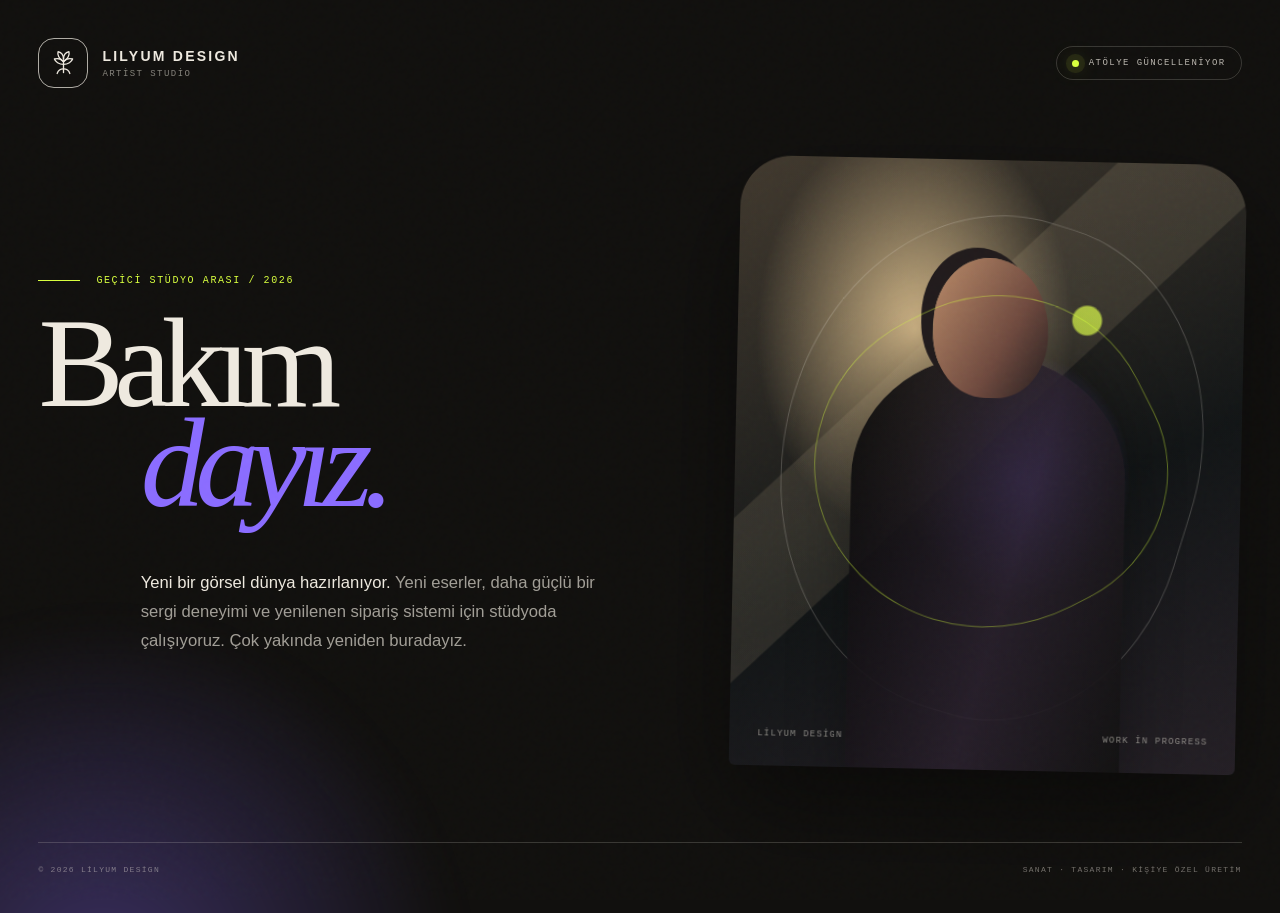
<file: maintenance.html>
<!doctype html>
<html lang="tr">
<head>
  <meta charset="UTF-8" />
  <meta name="viewport" content="width=device-width, initial-scale=1.0, viewport-fit=cover" />
  <meta name="theme-color" content="#11100e" />
  <meta name="robots" content="noindex,nofollow" />
  <meta name="description" content="Lilyum Design yenileniyor. Çok yakında yeniden buradayız." />
  <link rel="icon" href="icon.svg" type="image/svg+xml" />
  <title>Bakımdayız — Lilyum Design</title>
  <style>
    :root { color-scheme: dark; --ink:#11100e; --paper:#eee9df; --acid:#d8ff3e; --violet:#8a6cff; --line:rgba(238,233,223,.18); }
    * { box-sizing: border-box; }
    html, body { min-height: 100%; }
    body { margin:0; min-height:100svh; overflow-x:hidden; background:var(--ink); color:var(--paper); font-family:Inter,ui-sans-serif,-apple-system,BlinkMacSystemFont,"Segoe UI",sans-serif; }
    body::before { content:""; position:fixed; inset:0; pointer-events:none; opacity:.16; z-index:10; background-image:url("data:image/svg+xml,%3Csvg viewBox='0 0 180 180' xmlns='http://www.w3.org/2000/svg'%3E%3Cfilter id='n'%3E%3CfeTurbulence type='fractalNoise' baseFrequency='.92' numOctaves='4' stitchTiles='stitch'/%3E%3C/filter%3E%3Crect width='100%25' height='100%25' filter='url(%23n)' opacity='.5'/%3E%3C/svg%3E"); mix-blend-mode:soft-light; }
    .shell { position:relative; isolation:isolate; min-height:100svh; display:grid; grid-template-rows:auto 1fr auto; padding:clamp(22px,3vw,46px); }
    .aurora { position:fixed; width:min(60vw,800px); aspect-ratio:1; left:-22vw; bottom:-36vw; border-radius:50%; background:radial-gradient(circle,rgba(138,108,255,.34),transparent 66%); filter:blur(20px); animation:breathe 9s ease-in-out infinite alternate; pointer-events:none; }
    .topbar,.footer { display:flex; align-items:center; justify-content:space-between; gap:24px; position:relative; z-index:3; }
    .brand { display:flex; align-items:center; gap:14px; }
    .monogram { width:50px; aspect-ratio:1; border:1px solid rgba(238,233,223,.72); border-radius:16px; display:grid; place-items:center; }
    .monogram svg { width:29px; height:29px; fill:none; stroke:currentColor; stroke-width:1.45; stroke-linecap:round; stroke-linejoin:round; }
    .brand-copy strong,.brand-copy small { display:block; }
    .brand-copy strong { font-size:14px; letter-spacing:.16em; line-height:1.2; }
    .brand-copy small,.eyebrow,.footer,.status { font-family:ui-monospace,SFMono-Regular,Menlo,Monaco,Consolas,monospace; text-transform:uppercase; letter-spacing:.16em; }
    .brand-copy small { margin-top:4px; color:rgba(238,233,223,.52); font-size:9px; }
    .status { display:inline-flex; align-items:center; gap:10px; padding:11px 15px; border:1px solid var(--line); border-radius:999px; color:rgba(238,233,223,.76); font-size:9px; }
    .status::before { content:""; width:7px; height:7px; border-radius:50%; background:var(--acid); box-shadow:0 0 0 6px rgba(216,255,62,.08),0 0 18px rgba(216,255,62,.5); animation:pulse 2s ease-in-out infinite; }
    main { width:min(1440px,100%); margin:auto; display:grid; grid-template-columns:minmax(0,1.08fr) minmax(320px,.92fr); align-items:center; gap:clamp(54px,8vw,140px); padding:clamp(70px,8vh,120px) 0; }
    .copy { position:relative; z-index:2; }
    .eyebrow { display:flex; align-items:center; gap:16px; margin:0 0 28px; color:var(--acid); font-size:10px; }
    .eyebrow::before { content:""; width:42px; height:1px; background:currentColor; }
    h1 { margin:0; max-width:900px; font-family:Georgia,"Times New Roman",serif; font-size:clamp(68px,10vw,160px); font-weight:400; letter-spacing:-.075em; line-height:.78; }
    h1 em { display:block; margin-left:clamp(40px,8vw,135px); color:var(--violet); font-weight:400; }
    .description { max-width:590px; margin:clamp(42px,6vh,72px) 0 0 clamp(40px,8vw,135px); color:rgba(238,233,223,.65); font-size:clamp(15px,1.3vw,19px); line-height:1.75; }
    .description strong { color:var(--paper); font-weight:500; }
    .artwork { position:relative; width:min(100%,580px); aspect-ratio:.83; justify-self:end; border-radius:min(4vw,54px) min(4vw,54px) 6px 6px; overflow:hidden; background:linear-gradient(136deg,transparent 0 33%,rgba(224,201,159,.12) 33.2% 48%,transparent 48.2%),radial-gradient(circle at 69% 26%,rgba(216,255,62,.72) 0 2.4%,transparent 2.8%),radial-gradient(ellipse at 56% 52%,rgba(138,108,255,.76),transparent 28%),radial-gradient(ellipse at 35% 28%,rgba(229,199,147,.88),transparent 34%),linear-gradient(155deg,#41392e,#121516 58%,#241f25); box-shadow:0 40px 100px rgba(0,0,0,.42); transform:translate3d(var(--x,0),var(--y,0),0) rotate(1.2deg); transition:transform .8s cubic-bezier(.2,.8,.2,1); }
    .artwork::before,.artwork::after { content:""; position:absolute; inset:9%; border:1px solid rgba(238,233,223,.22); border-radius:50% 50% 44% 56%; transform:rotate(16deg); }
    .artwork::after { inset:23% 16%; border-color:rgba(216,255,62,.38); transform:rotate(-28deg); }
    .figure { position:absolute; left:50%; bottom:-8%; width:54%; height:76%; transform:translateX(-50%); border-radius:50% 50% 8% 8%/27% 27% 6% 6%; background:linear-gradient(105deg,rgba(10,10,9,.96),rgba(40,31,43,.86) 55%,rgba(17,17,16,.98)); box-shadow:0 -18px 60px rgba(0,0,0,.32); }
    .figure::before { content:""; position:absolute; width:42%; aspect-ratio:.82; left:29%; top:-21%; border-radius:48% 52% 44% 46%; background:linear-gradient(120deg,#b98a68,#6e493e 62%,#241d1e); box-shadow:-12px -10px 0 #211b1c; }
    .art-label { position:absolute; inset:auto 28px 26px; display:flex; justify-content:space-between; gap:20px; color:rgba(238,233,223,.52); font:9px/1.4 ui-monospace,SFMono-Regular,Menlo,monospace; text-transform:uppercase; letter-spacing:.13em; }
    .footer { padding-top:22px; border-top:1px solid var(--line); color:rgba(238,233,223,.44); font-size:8px; }
    .footer span:last-child { text-align:right; }
    @keyframes pulse { 50% { opacity:.42; transform:scale(.8); } }
    @keyframes breathe { to { transform:translate(8vw,-4vw) scale(1.14); opacity:.72; } }
    @media (max-width:850px) { .shell{padding:20px}.status{padding:10px 12px}.status span{display:none}main{grid-template-columns:1fr;gap:58px;padding:72px 0 62px}h1{font-size:clamp(66px,23vw,118px)}h1 em{margin-left:12vw}.description{margin:38px 0 0 12vw;max-width:calc(100% - 12vw);font-size:15px}.artwork{justify-self:center;width:min(92%,520px)}.footer{align-items:flex-end} }
    @media (max-width:480px) { .brand-copy strong{font-size:12px}.monogram{width:44px;border-radius:14px}main{padding-top:62px}.eyebrow{margin-bottom:22px}.artwork{width:100%;border-radius:38px 38px 5px 5px}.footer span:last-child{max-width:150px} }
    @media (prefers-reduced-motion:reduce) { *,*::before,*::after{animation:none!important;transition:none!important} }
  </style>
</head>
<body>
  <div class="shell">
    <div class="aurora" aria-hidden="true"></div>
    <header class="topbar">
      <div class="brand" aria-label="Lilyum Design"><div class="monogram" aria-hidden="true"><svg viewBox="0 0 32 32"><path d="M16 26V13"/><path d="M16 14C11 11 9 6 10 3c4 1 6 4 6 8"/><path d="M16 14c5-3 7-8 6-11-4 1-6 4-6 8"/><path d="M16 17c-5 0-9-3-10-6 4-1 8 0 10 3"/><path d="M16 17c5 0 9-3 10-6-4-1-8 0-10 3"/><path d="M16 22c-3 0-6 2-7 5m7-5c3 0 6 2 7 5"/></svg></div><div class="brand-copy"><strong>LILYUM DESIGN</strong><small>Artist Studio</small></div></div>
      <div class="status"><span>Atölye güncelleniyor</span></div>
    </header>
    <main>
      <section class="copy">
        <p class="eyebrow">Geçici stüdyo arası / 2026</p>
        <h1>Bakım<em>dayız.</em></h1>
        <p class="description"><strong>Yeni bir görsel dünya hazırlanıyor.</strong> Yeni eserler, daha güçlü bir sergi deneyimi ve yenilenen sipariş sistemi için stüdyoda çalışıyoruz. Çok yakında yeniden buradayız.</p>
      </section>
      <div class="artwork" aria-label="Soyut sanatsal çalışma"><div class="figure" aria-hidden="true"></div><div class="art-label"><span>Lilyum Design</span><span>Work in progress</span></div></div>
    </main>
    <footer class="footer"><span>© 2026 Lilyum Design</span><span>Sanat · Tasarım · Kişiye özel üretim</span></footer>
  </div>
  <script>
    const artwork=document.querySelector('.artwork');
    if(artwork&&matchMedia('(pointer:fine)').matches&&!matchMedia('(prefers-reduced-motion: reduce)').matches){addEventListener('pointermove',event=>{const x=((event.clientX/innerWidth)-.5)*-14;const y=((event.clientY/innerHeight)-.5)*-10;artwork.style.setProperty('--x',`${x}px`);artwork.style.setProperty('--y',`${y}px`)},{passive:true})}
    if('serviceWorker' in navigator){addEventListener('load',()=>navigator.serviceWorker.register('./sw.js?v=maintenance-20260819',{updateViaCache:'none'}).then(registration=>registration.update()).catch(()=>{}))}
  </script>
</body>
</html>
</file>
